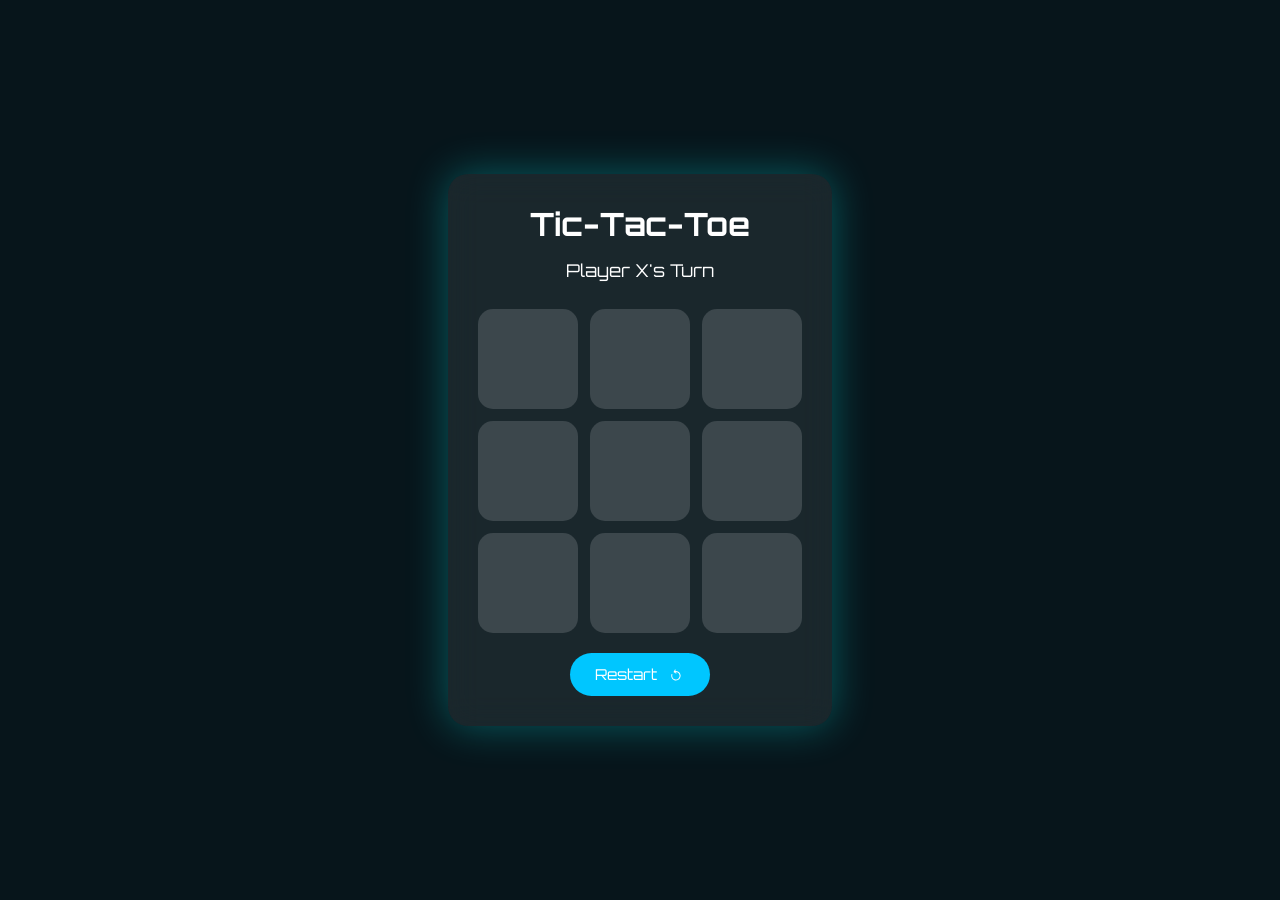
<file: Day 5/index.html>
<!DOCTYPE html>
<html lang="en">
<head>
  <meta charset="UTF-8" />
  <title>Tic Tac Toe</title>


  <link href="https://fonts.googleapis.com/css2?family=Orbitron:wght@400;700&display=swap" rel="stylesheet">


  <link rel="stylesheet" href="index.css">
</head>
<body>

  <div class="app">
    <h1>
      Tic-Tac-Toe
    </h1>

    <div class="status" id="status">Player X's Turn</div>

    <div class="board" id="board">
      <div class="cell"></div>
      <div class="cell"></div>
      <div class="cell"></div>
      <div class="cell"></div>
      <div class="cell"></div>
      <div class="cell"></div>
      <div class="cell"></div>
      <div class="cell"></div>
      <div class="cell"></div>
    </div>

    <button id="restart">
      Restart
      <img src="restart_svg.svg" alt="restart">
    </button>
  </div>


  <script src="index.js"></script>
</body>
</html>
</file>
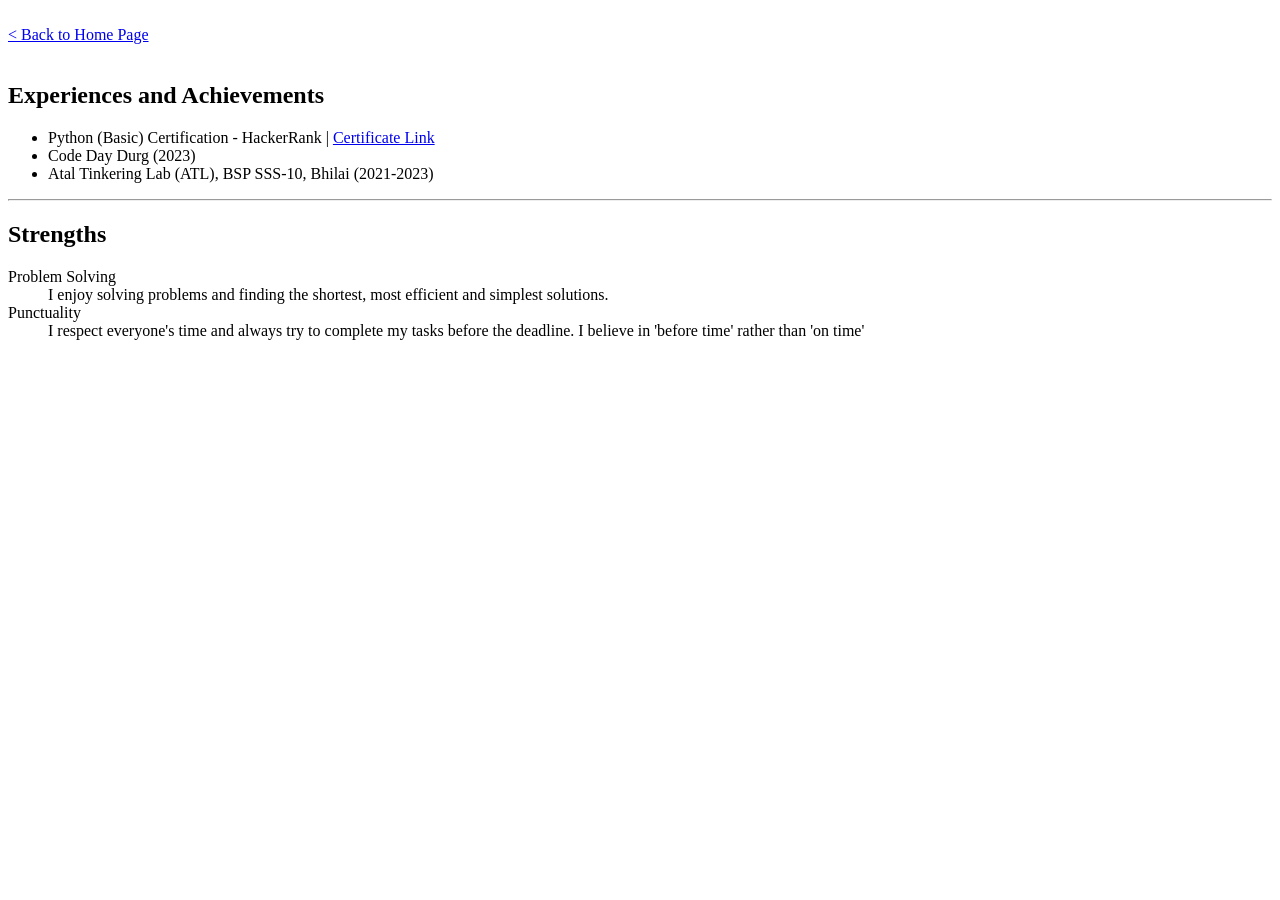
<file: Day 1/about.html>
<!DOCTYPE html>
<html lang="en">
<head>
    <meta charset="UTF-8">
    <meta name="viewport" content="width=device-width, initial-scale=1.0">
    <title>Portfolio</title>
</head>
<body>
    <br>
    <nav>
        <a href="/index.html">&lt; Back to Home Page</a>
    </nav>
    <br>
    <section>
        <h2>Experiences and Achievements</h2>
        <ul>
            <li>Python (Basic) Certification - HackerRank | <a href="https://www.hackerrank.com/certificates/a93cf5040750">Certificate Link</a></li>
            <li>Code Day Durg (2023)</li>
            <li>Atal Tinkering Lab (ATL), BSP SSS-10, Bhilai (2021-2023)</li>
        </ul>
    </section>
    <hr>
    <section>
        <h2>Strengths</h2>
        <dl>
            <dt>Problem Solving</dt>
            <dd>I enjoy solving problems and finding the shortest, most efficient and simplest solutions.</dd>
            <dt>Punctuality</dt>
            <dd>I respect everyone's time and always try to complete my tasks before the deadline. I believe in 'before time' rather than 'on time'</dd>
        </dl>
    </section>
</body>
</html>
</file>
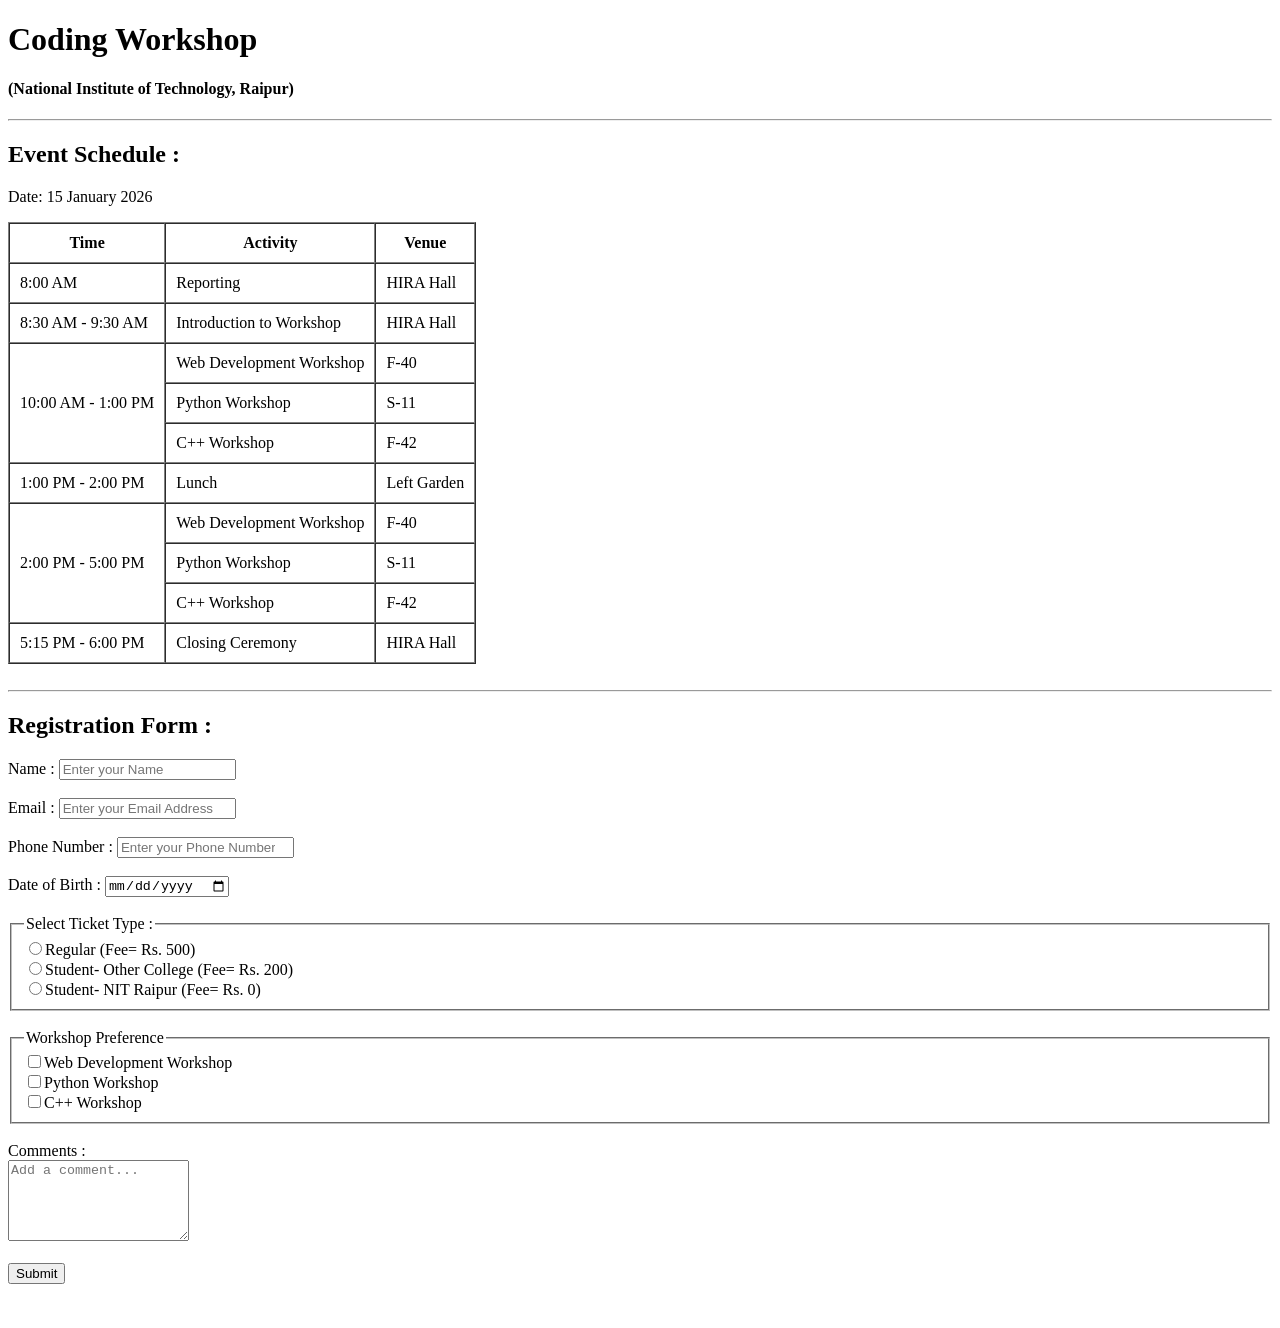
<file: Day 2/event.html>
<!DOCTYPE html>
<html lang="en">
<head>
    <meta charset="UTF-8">
    <meta name="viewport" content="width=device-width, initial-scale=1.0">
    <title>Event</title>
</head>
<body>
    <h1>Coding Workshop</h1>
    <h4>(National Institute of Technology, Raipur)</h4>
    <hr>
    <section>
        <h2>Event Schedule : </h2>
        <p>Date: 15 January 2026</p>
        <table border="1" cellspacing="0" cellpadding="10">
            <thead>
                <tr>
                    <th>Time</th>
                    <th>Activity</th>
                    <th>Venue</th>
                </tr>
                </thead>
                <tbody>
                <tr>
                    <td>8:00 AM</td>
                    <td>Reporting</td>
                    <td>HIRA Hall</td>
                </tr>
                <tr>
                    <td>8:30 AM - 9:30 AM</td>
                    <td>Introduction to Workshop</td>
                    <td>HIRA Hall</td>
                </tr>
                <tr>
                    <td rowspan="3">10:00 AM - 1:00 PM</td>
                    <td>Web Development Workshop</td>
                    <td>F-40</td>
                </tr>
                <tr>
                    <td>Python Workshop</td>
                    <td>S-11</td>
                </tr>
                <tr>
                    <td>C++ Workshop</td>
                    <td>F-42</td>
                </tr>
                <tr>
                    <td>1:00 PM - 2:00 PM</td>
                    <td>Lunch</td>
                    <td>Left Garden</td>
                </tr>
                <tr>
                    <td rowspan="3">2:00 PM - 5:00 PM</td>
                    <td>Web Development Workshop</td>
                    <td>F-40</td>
                </tr>
                <tr>
                    <td>Python Workshop</td>
                    <td>S-11</td>
                </tr>
                <tr>
                    <td>C++ Workshop</td>
                    <td>F-42</td>
                </tr>
                <tr>
                    <td>5:15 PM - 6:00 PM</td>
                    <td>Closing Ceremony</td>
                    <td>HIRA Hall</td>
                </tr>
                </tbody>
        </table>
    </section>
    <br><hr>
    <section>
        <h2>Registration Form : </h2>
        <form action="/action.php" method="get">
            <label for="name">Name : </label>
            <input type="text" name="name" id="name" placeholder="Enter your Name">
            <br><br>
            <label for="email">Email : </label> 
            <input type="email" name="email" id="email" placeholder="Enter your Email Address">
            <br><br>
            <label for="phone_number">Phone Number : </label>
            <input type="number" name="phone_number" id="phone_number" placeholder="Enter your Phone Number">
            <br><br>
            <label for="dob">Date of Birth : </label>
            <input type="date" name="dob" id="dob">
            <br><br>
            <fieldset>
                <legend>Select Ticket Type : </legend>
                <label><input type="radio" name="ticket" value="Regular">Regular (Fee= Rs. 500)</label><br>
                <label><input type="radio" name="ticket" value="Student- Other College">Student- Other College (Fee= Rs. 200)</label><br>
                <label><input type="radio" name="ticket" value="Student- NIT Raipur">Student- NIT Raipur (Fee= Rs. 0)</label><br>
            </fieldset>
            <br>
            <fieldset>
                <legend>Workshop Preference</legend>
                <label for="webdev"><input type="checkbox" name="workshop_pref" id="webdev">Web Development Workshop</label><br>
                <label for="python"><input type="checkbox" name="workshop_pref" id="python">Python Workshop</label><br>
                <label for="cpp"><input type="checkbox" name="workshop_pref" id="cpp">C++ Workshop</label><br>
            </fieldset>
            <br>
            <label for="comment">Comments : </label><br>
            <textarea name="comment" id="comment" placeholder="Add a comment..." rows="5"></textarea>
            <br><br>
            <input type="submit">
            <br><br><br>
        </form>
    </section>
</body>
</html>
</file>
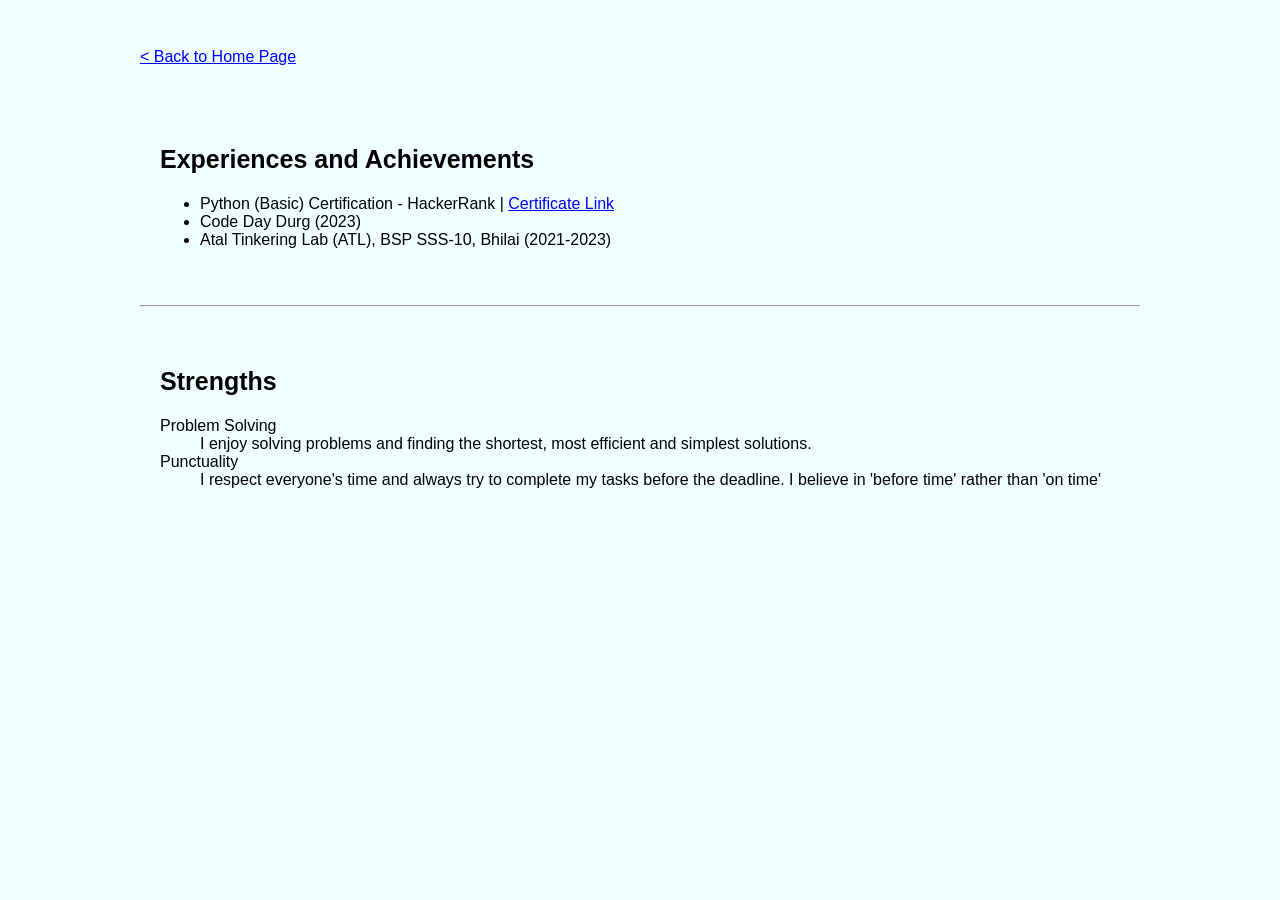
<file: Day 3/about.html>
<!DOCTYPE html>
<html lang="en">
<head>
    <meta charset="UTF-8">
    <meta name="viewport" content="width=device-width, initial-scale=1.0">
    <title>Portfolio</title>
    <link rel="stylesheet" href="style.css">
</head>
<body>
    <main>
    <br>
    <nav>
        <a href="/index.html">&lt; Back to Home Page</a>
    </nav>
    <br>
    <section class="sections">
        <h2>Experiences and Achievements</h2>
        <ul>
            <li>Python (Basic) Certification - HackerRank | <a href="https://www.hackerrank.com/certificates/a93cf5040750">Certificate Link</a></li>
            <li>Code Day Durg (2023)</li>
            <li>Atal Tinkering Lab (ATL), BSP SSS-10, Bhilai (2021-2023)</li>
        </ul>
    </section>
    <hr>
    <section class="sections">
        <h2>Strengths</h2>
        <dl>
            <dt>Problem Solving</dt>
            <dd>I enjoy solving problems and finding the shortest, most efficient and simplest solutions.</dd>
            <dt>Punctuality</dt>
            <dd>I respect everyone's time and always try to complete my tasks before the deadline. I believe in 'before time' rather than 'on time'</dd>
        </dl>
    </section>
    </main>
</body>
</html>
</file>
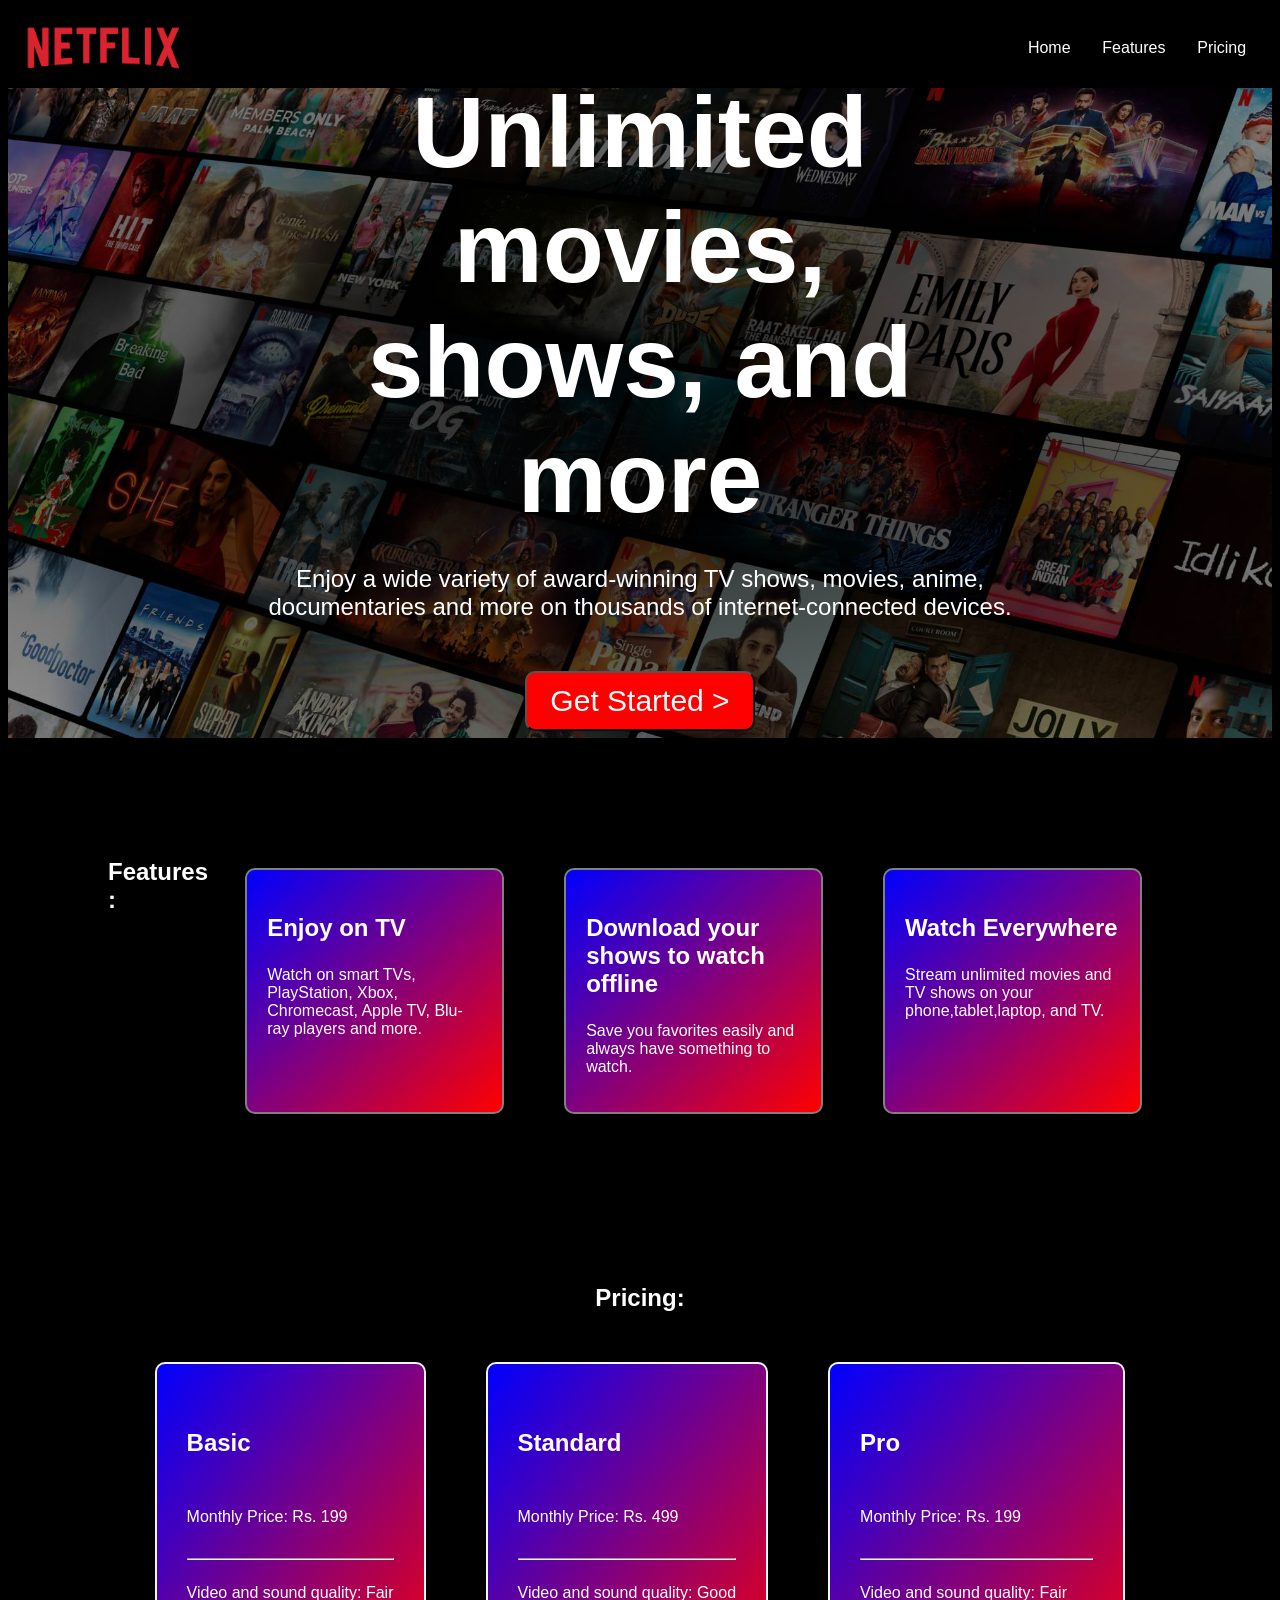
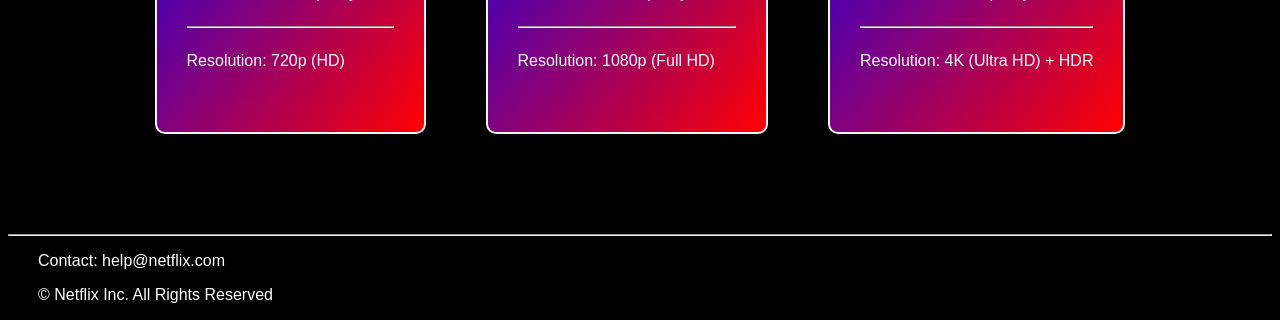
<file: Day 4/landing.html>
<!DOCTYPE html>
<html lang="en">

<head>
    <meta charset="UTF-8">
    <meta name="viewport" content="width=device-width, initial-scale=1.0">
    <title>Netflix</title>
    <link rel="stylesheet" href="style.css">

</head>

<body>
    <header>
        <img src="Netflix_Logo.png" alt="Netflix" id="logo_img">
        <nav>
            <a href="#hero">Home</a>
            <a href="#features">Features</a>
            <a href="#pricing_div">Pricing</a>
        </nav>
    </header>
    <main>
        <div id="hero">
            <div id="headline">Unlimited movies, shows, and more</div>
            <div id="description">Enjoy a wide variety of award-winning TV shows, movies, anime, documentaries and more
                on
                thousands of internet-connected devices.</div>
            <div id="get_started">
                <button id="get_started_button"><a href="#features" id="get_started_anchor"> Get Started &gt;<a>
                </button>
            </div>
        </div>
        <div id="features">
            <h2>Features : </h2>
            <article class="features">
                <h3 class="text">Enjoy on TV</h3>
                <p class="text">Watch on smart TVs, PlayStation, Xbox, Chromecast, Apple TV, Blu-ray players and more.
                </p>
            </article>
            <article class="features">
                <h3 class="text">Download your shows to watch offline</h3>
                <p class="text">Save you favorites easily and always have something to watch.</p>
            </article>
            <article class="features">
                <h3 class="text">Watch Everywhere</h3>
                <p class="text">Stream unlimited movies and TV shows on your phone,tablet,laptop, and TV.</p>
            </article>
        </div>
        <div id="pricing_div">
            <div id="pricingheadingdiv">
                <h2>Pricing:</h2>
            </div>
            <div id="pricing_content">
                <article class=pricing>
                    <h3 class="text">Basic</h3>
                    <p class="text">
                        Monthly Price: Rs. 199
                        <hr>
                        Video and sound quality: Fair
                        <hr>
                        Resolution: 720p (HD)
                    </p>
                </article>
                <article class=pricing>
                    <h3 class="text">Standard</h3>
                    <p class="text">
                        Monthly Price: Rs. 499
                        <hr>
                        Video and sound quality: Good
                        <hr>
                        Resolution: 1080p (Full HD)
                    </p>
                </article>
                <article class=pricing>
                    <h3 class="text">Pro</h3>
                    <p class="text">
                        Monthly Price: Rs. 199
                        <hr>
                        Video and sound quality: Fair
                        <hr>
                        Resolution: 4K (Ultra HD) + HDR
                    </p>
                </article>
            </div>
        </div>
    </main>
    <footer>
        <hr>
        <p class="footer">Contact: help@netflix.com</p>
        <p class="footer">&#169; Netflix Inc. All Rights Reserved</p>
    </footer>
</body>
</html>
</file>
<file: Day 5/index.css>
* {
  box-sizing: border-box;
  margin: 0;
  padding: 0;
  font-family: 'Orbitron', sans-serif;
}

body {
  min-height: 100vh;
  background-color:#07151b;
  display: flex;
  justify-content: center;
  align-items: center;
  color: #fff;
}

.app {
  text-align: center;
  padding: 30px;
  border-radius: 20px;
  backdrop-filter: blur(15px);
  background: rgba(255,255,255,0.08);
  box-shadow: 0 0 40px rgba(0,255,255,0.3);
}

h1 {
  display: flex;
  align-items: center;
  justify-content: center;
  gap: 12px;
  margin-bottom: 15px;
}

h1 img {
  width: 32px;
  filter: invert(1);
}

.status {
  margin: 15px 0;
  font-size: 1.1rem;
  min-height: 30px;
}

.board {
  display: grid;
  grid-template-columns: repeat(3, 100px);
  gap: 12px;
  margin: 20px 0;
}

.cell {
  width: 100px;
  height: 100px;
  background: rgba(255,255,255,0.15);
  border-radius: 15px;
  font-size: 3rem;
  display: flex;
  justify-content: center;
  align-items: center;
  cursor: pointer;
  transition: transform 0.2s, background 0.3s;
}

.cell:hover {
  transform: scale(1.08);
  background: rgba(255,255,255,0.25);
}

.cell.win {
  animation: winPulse 0.8s infinite alternate;
  background: #00ffc8;
  color: #000;
}

@keyframes winPulse {
  from { box-shadow: 0 0 10px #00ffc8; }
  to { box-shadow: 0 0 30px #00ffc8; }
}

.board.draw {
  animation: shake 0.4s ease-in-out;
}

@keyframes shake {
  0% { transform: translateX(0); }
  25% { transform: translateX(-8px); }
  50% { transform: translateX(8px); }
  75% { transform: translateX(-8px); }
  100% { transform: translateX(0); }
}

button {
  background-color:#00c6ff;
  border: none;
  color: white;
  padding: 12px 25px;
  font-size: 15px;
  border-radius: 25px;
  cursor: pointer;
  display: inline-flex;
  align-items: center;
  gap: 10px;
  transition: transform 0.2s;
}

button:hover {
  transform: scale(1.1);
}

button img {
  width: 18px;
  filter: invert(1);
}
</file>
<file: Day 3/style.css>
:root{
    --primary-color:black;
    --bg-color:azure;
}

*{
    font-family: Arial;
}

body{
    background-color: var(--bg-color);
    color: var(--primary-color);
    margin: 30px;
}

h1{
    text-align: center;
    font-size: 50px;
}

h2{
    font-size: 25px;
}

p{
    font-size: 24;
}

header{
    display: flex;
    justify-content: center;
}

main{
    max-width: 1000px;
    margin:0 auto;
}

#navbar{
    padding: 10px;
    font-size: 20px;
}

#profile_pic_id{
    display: flex;
    justify-content: center;

}
#profile_pic{
    border:5px solid lightgrey;
    border-radius: 50%;
}

a:link{
    color: blue;
}
a:visited{
    color: purple;
}
a:hover{
    color: cyan;
}
a:active{
    color: darkcyan;
}

.sections{
    margin: 20px 0px 20px 0px;
    padding: 20px;   
}

.btn{
    background-color: aquamarine;
    padding: 20px 50px 20px 50px;
    border: 3px solid #004589;
    border-radius: 15px;
    transition: background-color 1s;
}
.btn:hover{
    background-color:darkturquoise;
}

#skills{
    border:3px solid #004589; 
    padding: 20px;
    border-radius: 15px;
}
</file>
<file: Day 4/style.css>
* {
    color: white;
    background-color: black;
    font-family: Arial;
}


header {
    display: flex;
    justify-content: space-between;
    align-items: center;
}

#logo_img {
    height: 80px;
}

nav {
    display: inline-flex;
    width: 250px;
    justify-content: space-around;
    margin: 10px;
}

a {
    color: white;
    text-decoration: none;
}

a:hover {
    color: red;
}

@keyframes slideup {
    from {
        transform: translatey(50px);
        opacity: 0;
    }

    to {
        transform: translateY(0px);
        opacity: 1;
    }
}

#hero {
    background-image: radial-gradient(ellipse, rgba(0, 0, 0, 0.85) 0%, rgba(0, 0, 0, 0.25) 100%), url(bg_image.jpg);
    background-size: cover;
    height: 650px;
    display: flex;
    flex-direction: column;
    justify-content: center;
    align-items: center;
}

#headline {
    background-color: transparent;
    text-align: center;
    margin: 30px 300px;
    font-size: 100px;
    font-weight: 700;
    animation: slideup 1s ease-out;
}

#description {
    background-color: transparent;
    text-align: center;
    margin: 0px 250px;
    font-size: 24px;
}

#get_started {
    background-color: transparent;
}

#get_started_button {
    height: 60px;
    width: 230px;
    background-color: red;
    font-size: 30px;
    /* border: 3px solid whitesmoke; */
    border-radius: 10px;
    margin: 50px;
    transition-duration: 0.5s;
}

#get_started_anchor {
    display: block;
    background-color: transparent;
}

#get_started_button:hover {
    background-color: rgb(136, 2, 2);

}

#features {
    display: flex;
    flex-direction: row;
    justify-content: center;
    margin: 100px;
}

h3 {
    font-size: 1.5em;
}

.text {
    background-color: transparent;
}

.features {
    margin: 30px;
    padding: 20px;
    width: 230px;
    background-image: linear-gradient(to bottom right, blue, red);
    border: 2px solid gray;
    border-radius: 10px;
    transition: 1s;
}

.features:hover {
    transform: scale(1.25);
    border-color: red;
}

#pricing_div {
    display: flex;
    flex-direction: column;
    justify-content: center;
    margin: 50px;
    padding: 20px;
}

#pricingheadingdiv {
    text-align: center;
}

#pricing_content {
    display: flex;
    justify-content: center;
}

.pricing {
    background-image: linear-gradient(to bottom right, rgb(0, 0, 255), rgb(255, 0, 0));
    margin: 30px;
    padding: 30px;
    line-height: 50px;
    border: 2px solid whitesmoke;
    border-radius: 10px;
    transition-duration: 1s;
}

.pricing:hover {
    transform: scale(1.25);
}

.footer {
    padding-left: 30px;
}
</file>
